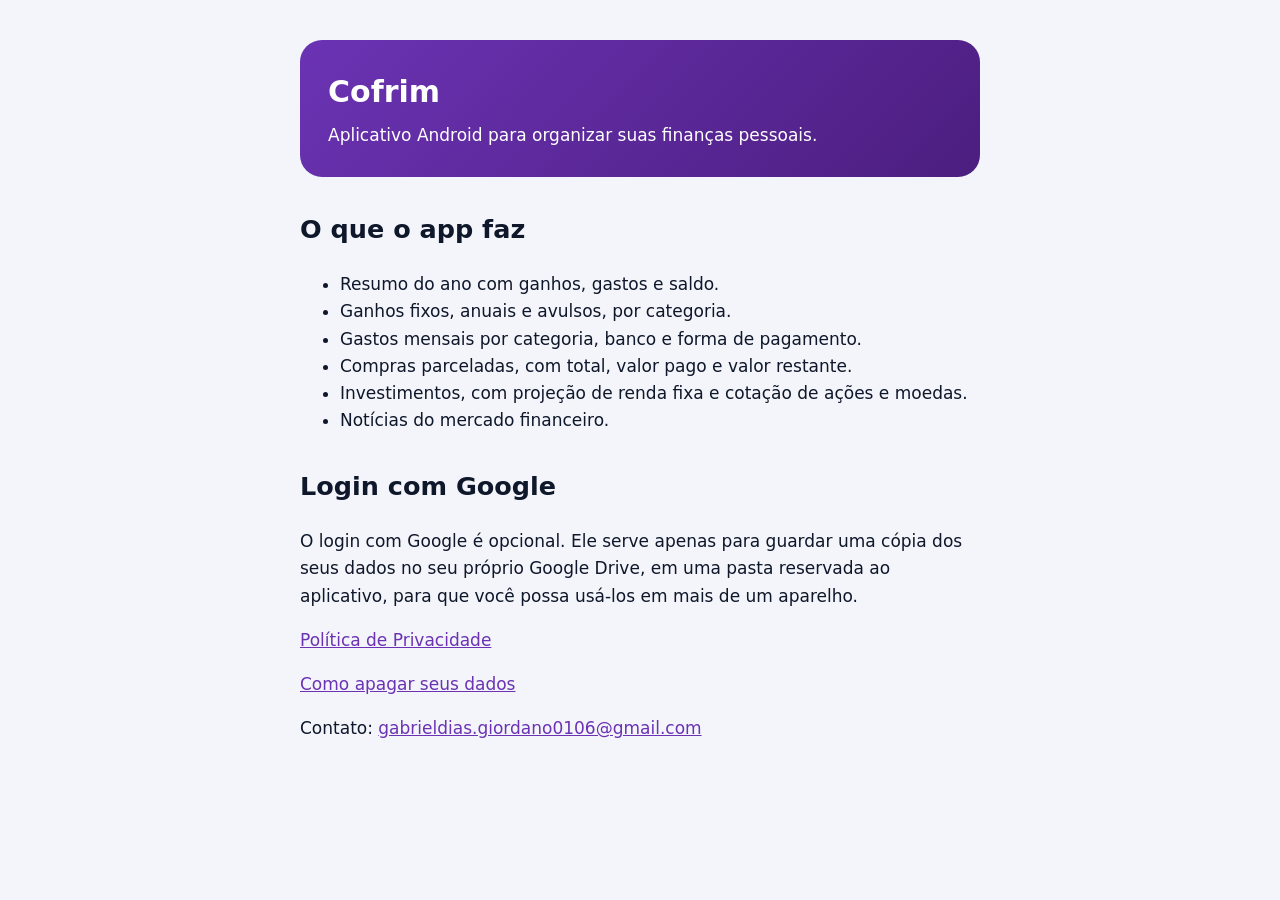
<file: index.html>
<!doctype html>
<html lang="pt-BR">
<head>
<meta charset="utf-8">
<meta name="viewport" content="width=device-width, initial-scale=1">
<title>Cofrim</title>
<style>
  body{margin:0;font:17px/1.6 system-ui,-apple-system,"Segoe UI",Roboto,sans-serif;color:#0f172a;background:#f3f5fa}
  main{max-width:680px;margin:0 auto;padding:40px 20px}
  .hero{background:linear-gradient(135deg,#6b33b4,#4c1e7f);color:#fff;border-radius:22px;padding:28px}
  h1{margin:0 0 6px;font-size:30px} h2{margin-top:32px}
  a{color:#6b33b4}
</style>
</head>
<body>
<main>
  <div class="hero">
    <h1>Cofrim</h1>
    <div>Aplicativo Android para organizar suas finanças pessoais.</div>
  </div>

  <h2>O que o app faz</h2>
  <ul>
    <li>Resumo do ano com ganhos, gastos e saldo.</li>
    <li>Ganhos fixos, anuais e avulsos, por categoria.</li>
    <li>Gastos mensais por categoria, banco e forma de pagamento.</li>
    <li>Compras parceladas, com total, valor pago e valor restante.</li>
    <li>Investimentos, com projeção de renda fixa e cotação de ações e moedas.</li>
    <li>Notícias do mercado financeiro.</li>
  </ul>

  <h2>Login com Google</h2>
  <p>O login com Google é opcional. Ele serve apenas para guardar uma cópia dos seus dados no seu próprio
    Google Drive, em uma pasta reservada ao aplicativo, para que você possa usá-los em mais de um aparelho.</p>

  <p><a href="privacidade.html">Política de Privacidade</a></p>
  <p><a href="excluir-dados.html">Como apagar seus dados</a></p>
  <p>Contato: <a href="mailto:gabrieldias.giordano0106@gmail.com">gabrieldias.giordano0106@gmail.com</a></p>
</main>
</body>
</html>
</file>
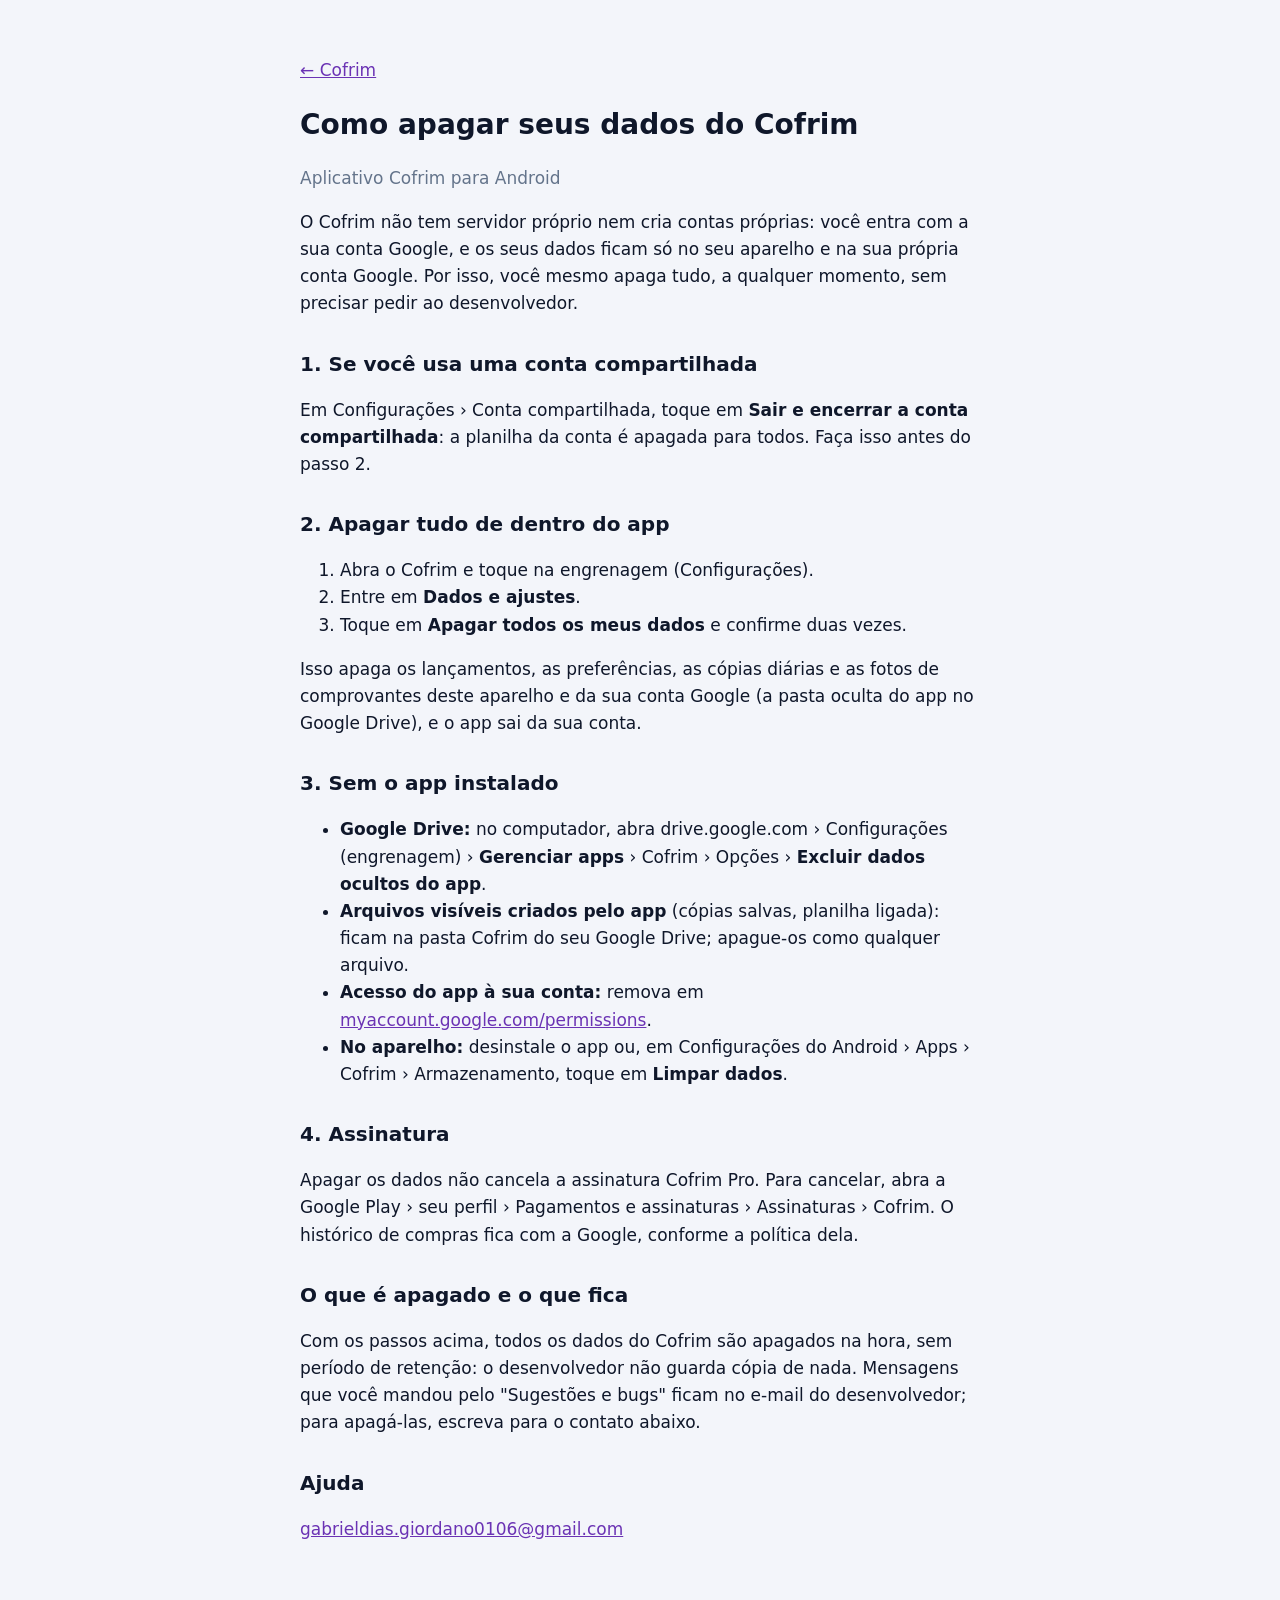
<file: excluir-dados.html>
<!doctype html>
<html lang="pt-BR">
<head>
<meta charset="utf-8">
<meta name="viewport" content="width=device-width, initial-scale=1">
<title>Apagar seus dados — Cofrim</title>
<style>
  body{margin:0;font:17px/1.6 system-ui,-apple-system,"Segoe UI",Roboto,sans-serif;color:#0f172a;background:#f3f5fa}
  main{max-width:680px;margin:0 auto;padding:40px 20px}
  h1{font-size:28px;margin-bottom:4px} h2{margin-top:30px;font-size:20px}
  a{color:#6b33b4} .muted{color:#64748b}
</style>
</head>
<body>
<main>
  <p><a href="index.html">← Cofrim</a></p>
  <h1>Como apagar seus dados do Cofrim</h1>
  <p class="muted">Aplicativo Cofrim para Android</p>

  <p>O Cofrim não tem servidor próprio nem cria contas próprias: você entra com a sua conta Google, e os seus dados
    ficam só no seu aparelho e na sua própria conta Google. Por isso, você mesmo apaga tudo, a qualquer momento, sem
    precisar pedir ao desenvolvedor.</p>

  <h2>1. Se você usa uma conta compartilhada</h2>
  <p>Em Configurações › Conta compartilhada, toque em <strong>Sair e encerrar a conta compartilhada</strong>: a planilha
    da conta é apagada para todos. Faça isso antes do passo 2.</p>

  <h2>2. Apagar tudo de dentro do app</h2>
  <ol>
    <li>Abra o Cofrim e toque na engrenagem (Configurações).</li>
    <li>Entre em <strong>Dados e ajustes</strong>.</li>
    <li>Toque em <strong>Apagar todos os meus dados</strong> e confirme duas vezes.</li>
  </ol>
  <p>Isso apaga os lançamentos, as preferências, as cópias diárias e as fotos de comprovantes deste aparelho e da sua
    conta Google (a pasta oculta do app no Google Drive), e o app sai da sua conta.</p>

  <h2>3. Sem o app instalado</h2>
  <ul>
    <li><strong>Google Drive:</strong> no computador, abra drive.google.com › Configurações (engrenagem) ›
      <strong>Gerenciar apps</strong> › Cofrim › Opções › <strong>Excluir dados ocultos do app</strong>.</li>
    <li><strong>Arquivos visíveis criados pelo app</strong> (cópias salvas, planilha ligada): ficam na pasta Cofrim do seu
      Google Drive; apague-os como qualquer arquivo.</li>
    <li><strong>Acesso do app à sua conta:</strong> remova em
      <a href="https://myaccount.google.com/permissions">myaccount.google.com/permissions</a>.</li>
    <li><strong>No aparelho:</strong> desinstale o app ou, em Configurações do Android › Apps › Cofrim ›
      Armazenamento, toque em <strong>Limpar dados</strong>.</li>
  </ul>

  <h2>4. Assinatura</h2>
  <p>Apagar os dados não cancela a assinatura Cofrim Pro. Para cancelar, abra a Google Play › seu perfil ›
    Pagamentos e assinaturas › Assinaturas › Cofrim. O histórico de compras fica com a Google, conforme a política dela.</p>

  <h2>O que é apagado e o que fica</h2>
  <p>Com os passos acima, todos os dados do Cofrim são apagados na hora, sem período de retenção: o desenvolvedor não
    guarda cópia de nada. Mensagens que você mandou pelo "Sugestões e bugs" ficam no e-mail do desenvolvedor; para
    apagá-las, escreva para o contato abaixo.</p>

  <h2>Ajuda</h2>
  <p><a href="mailto:gabrieldias.giordano0106@gmail.com">gabrieldias.giordano0106@gmail.com</a></p>
</main>
</body>
</html>
</file>
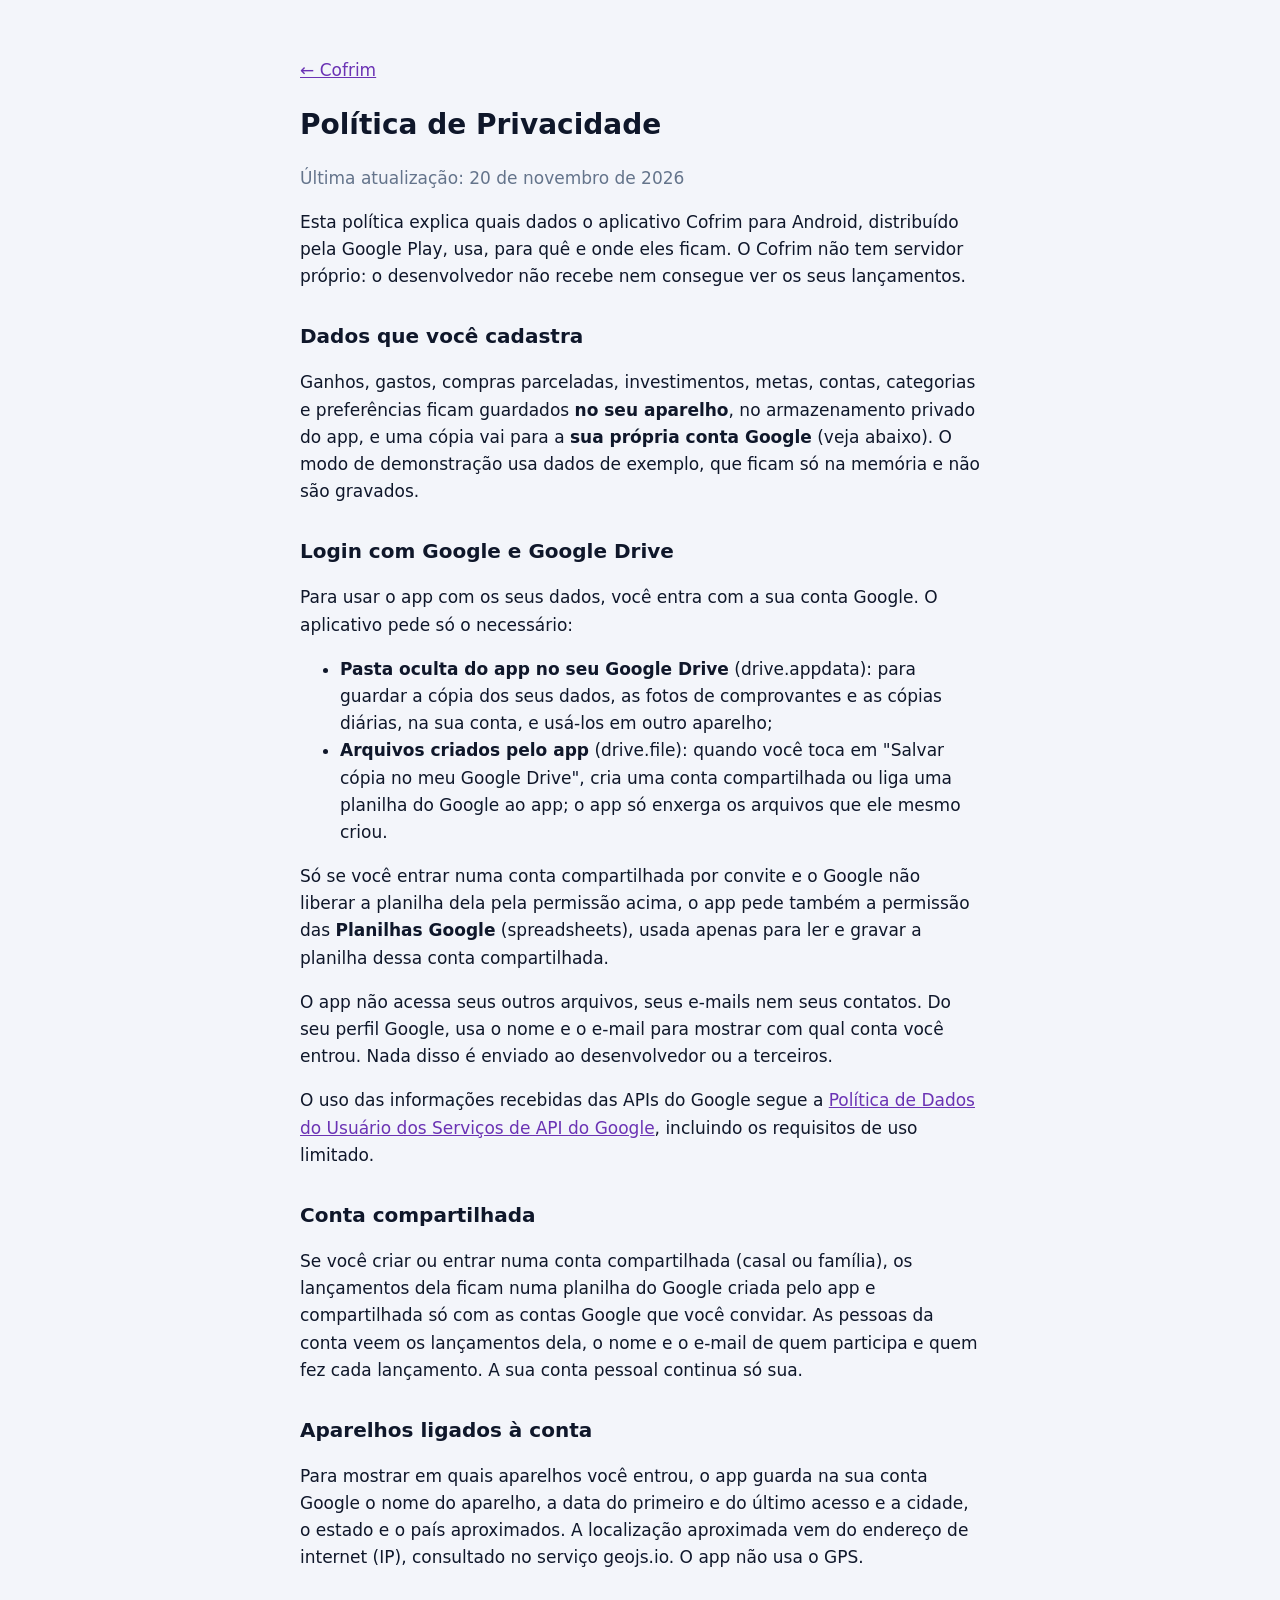
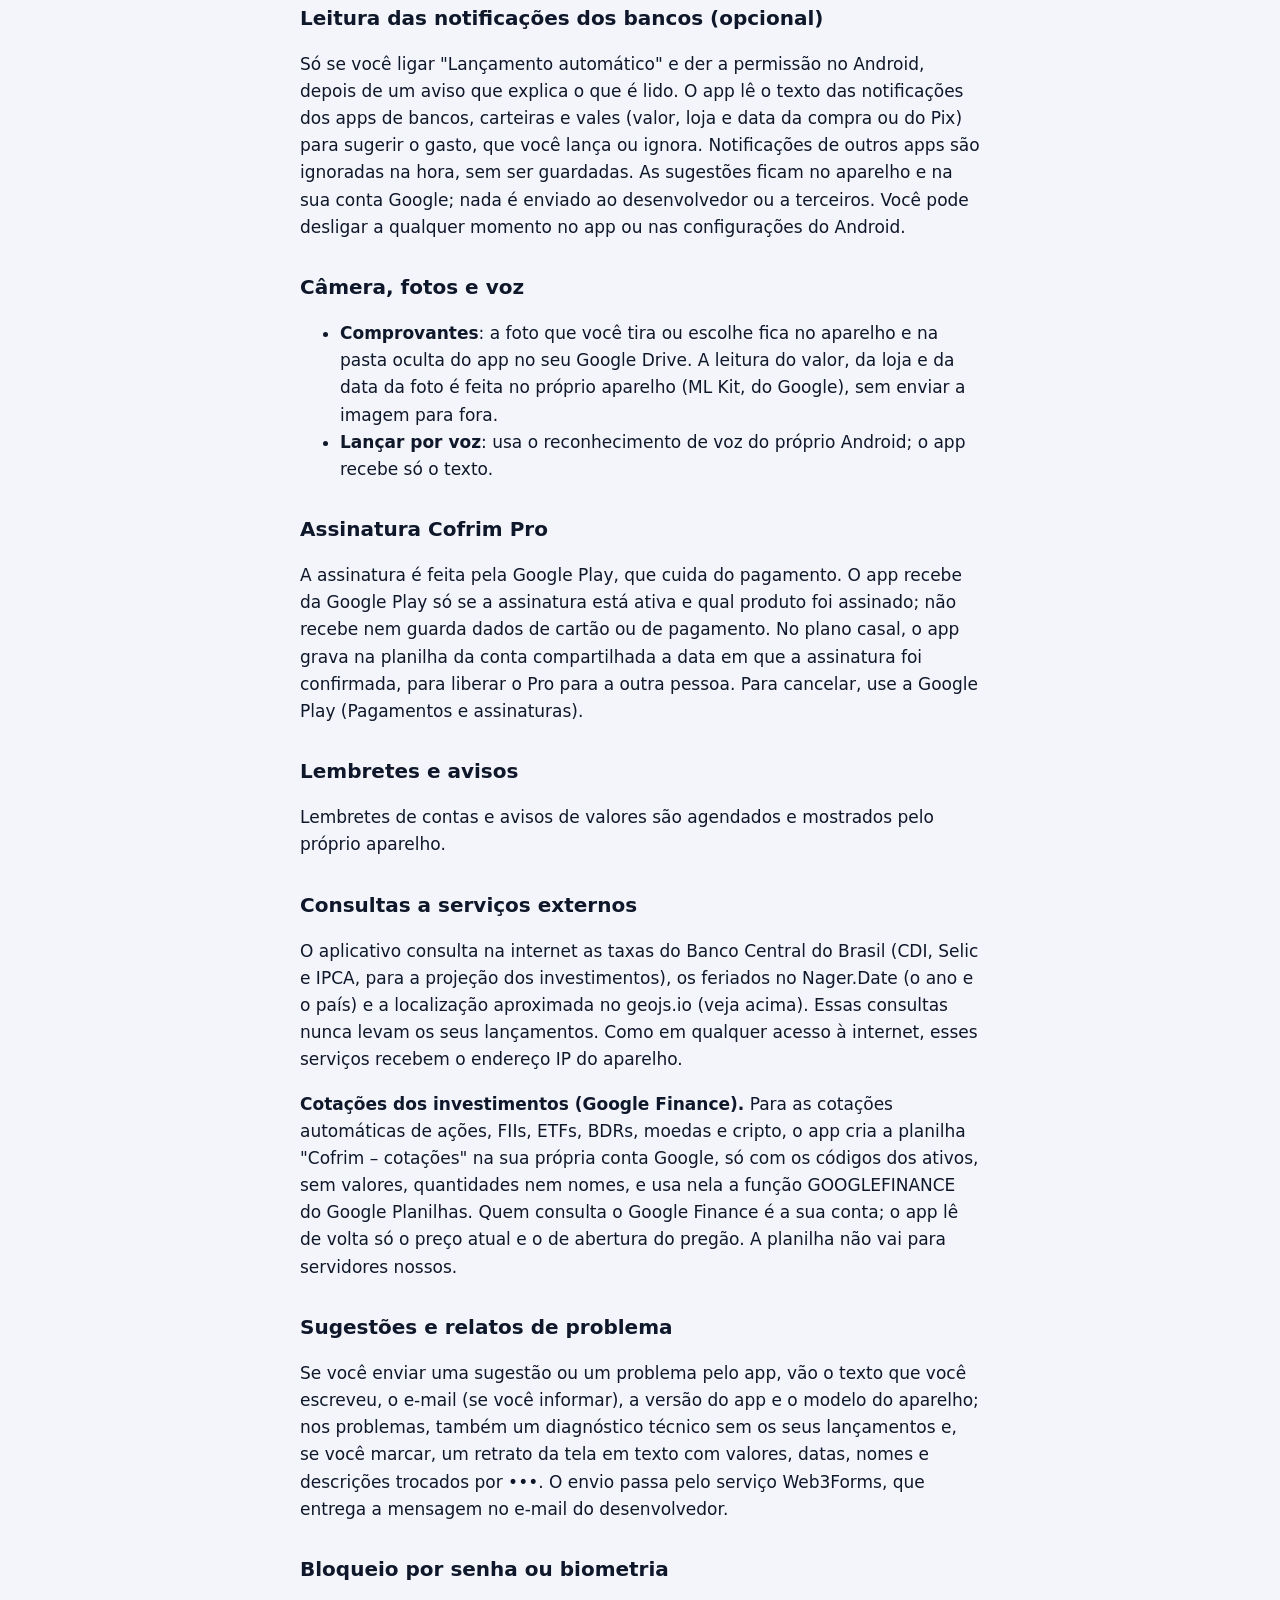
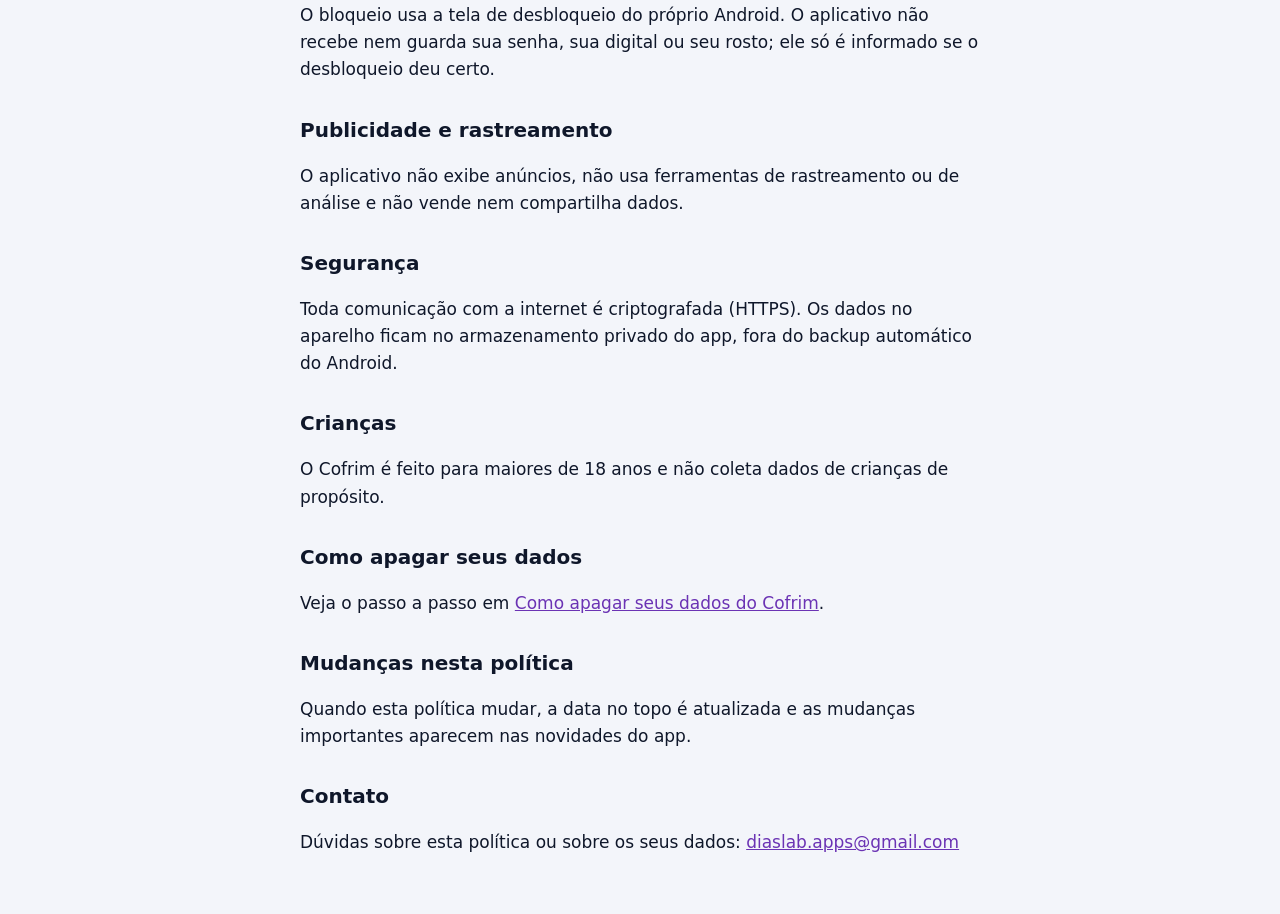
<file: privacidade.html>
<!doctype html>
<html lang="pt-BR">
<head>
<meta charset="utf-8">
<meta name="viewport" content="width=device-width, initial-scale=1">
<title>Política de Privacidade — Cofrim</title>
<style>
  body{margin:0;font:17px/1.6 system-ui,-apple-system,"Segoe UI",Roboto,sans-serif;color:#0f172a;background:#f3f5fa}
  main{max-width:680px;margin:0 auto;padding:40px 20px}
  h1{font-size:28px;margin-bottom:4px} h2{margin-top:30px;font-size:20px}
  a{color:#6b33b4} .muted{color:#64748b}
</style>
</head>
<body>
<main>
  <p><a href="https://cofrim.github.io/">← Cofrim</a></p>
  <h1>Política de Privacidade</h1>
  <p class="muted">Última atualização: 20 de novembro de 2026</p>

  <p>Esta política explica quais dados o aplicativo Cofrim para Android, distribuído pela Google Play, usa, para quê e
    onde eles ficam. O Cofrim não tem servidor próprio: o desenvolvedor não recebe nem consegue ver os seus lançamentos.</p>

  <h2>Dados que você cadastra</h2>
  <p>Ganhos, gastos, compras parceladas, investimentos, metas, contas, categorias e preferências ficam guardados
    <strong>no seu aparelho</strong>, no armazenamento privado do app, e uma cópia vai para a <strong>sua própria
    conta Google</strong> (veja abaixo). O modo de demonstração usa dados de exemplo, que ficam só na memória e não
    são gravados.</p>

  <h2>Login com Google e Google Drive</h2>
  <p>Para usar o app com os seus dados, você entra com a sua conta Google. O aplicativo pede só o necessário:</p>
  <ul>
    <li><strong>Pasta oculta do app no seu Google Drive</strong> (drive.appdata): para guardar a cópia dos seus dados,
      as fotos de comprovantes e as cópias diárias, na sua conta, e usá-los em outro aparelho;</li>
    <li><strong>Arquivos criados pelo app</strong> (drive.file): quando você toca em "Salvar cópia no meu Google
      Drive", cria uma conta compartilhada ou liga uma planilha do Google ao app; o app só enxerga os arquivos que ele
      mesmo criou.</li>
  </ul>
  <p>Só se você entrar numa conta compartilhada por convite e o Google não liberar a planilha dela pela permissão
    acima, o app pede também a permissão das <strong>Planilhas Google</strong> (spreadsheets), usada apenas para ler
    e gravar a planilha dessa conta compartilhada.</p>
  <p>O app não acessa seus outros arquivos, seus e-mails nem seus contatos. Do seu perfil Google, usa o nome e o e-mail
    para mostrar com qual conta você entrou. Nada disso é enviado ao desenvolvedor ou a terceiros.</p>
  <p>O uso das informações recebidas das APIs do Google segue a
    <a href="https://developers.google.com/terms/api-services-user-data-policy">Política de Dados do Usuário dos
    Serviços de API do Google</a>, incluindo os requisitos de uso limitado.</p>

  <h2>Conta compartilhada</h2>
  <p>Se você criar ou entrar numa conta compartilhada (casal ou família), os lançamentos dela ficam numa planilha do
    Google criada pelo app e compartilhada só com as contas Google que você convidar. As pessoas da conta veem os
    lançamentos dela, o nome e o e-mail de quem participa e quem fez cada lançamento. A sua conta pessoal continua só sua.</p>

  <h2>Aparelhos ligados à conta</h2>
  <p>Para mostrar em quais aparelhos você entrou, o app guarda na sua conta Google o nome do aparelho, a data do
    primeiro e do último acesso e a cidade, o estado e o país aproximados. A localização aproximada vem do endereço de
    internet (IP), consultado no serviço geojs.io. O app não usa o GPS.</p>

  <h2>Leitura das notificações dos bancos (opcional)</h2>
  <p>Só se você ligar "Lançamento automático" e der a permissão no Android, depois de um aviso que explica o que é lido.
    O app lê o texto das notificações dos apps de bancos, carteiras e vales (valor, loja e data da compra ou do Pix)
    para sugerir o gasto, que você lança ou ignora. Notificações de outros apps são ignoradas na hora, sem ser
    guardadas. As sugestões ficam no aparelho e na sua conta Google; nada é enviado ao desenvolvedor ou a terceiros.
    Você pode desligar a qualquer momento no app ou nas configurações do Android.</p>

  <h2>Câmera, fotos e voz</h2>
  <ul>
    <li><strong>Comprovantes</strong>: a foto que você tira ou escolhe fica no aparelho e na pasta oculta do app no
      seu Google Drive. A leitura do valor, da loja e da data da foto é feita no próprio aparelho (ML Kit, do Google),
      sem enviar a imagem para fora.</li>
    <li><strong>Lançar por voz</strong>: usa o reconhecimento de voz do próprio Android; o app recebe só o texto.</li>
  </ul>

  <h2>Assinatura Cofrim Pro</h2>
  <p>A assinatura é feita pela Google Play, que cuida do pagamento. O app recebe da Google Play só se a assinatura
    está ativa e qual produto foi assinado; não recebe nem guarda dados de cartão ou de pagamento. No plano casal, o
    app grava na planilha da conta compartilhada a data em que a assinatura foi confirmada, para liberar o Pro para a
    outra pessoa. Para cancelar, use a Google Play (Pagamentos e assinaturas).</p>

  <h2>Lembretes e avisos</h2>
  <p>Lembretes de contas e avisos de valores são agendados e mostrados pelo próprio aparelho.</p>

  <h2>Consultas a serviços externos</h2>
  <p>O aplicativo consulta na internet as taxas do Banco Central do Brasil (CDI, Selic e IPCA, para a projeção dos
    investimentos), os feriados no Nager.Date (o ano e o país) e a localização aproximada no geojs.io (veja acima).
    Essas consultas nunca levam os seus lançamentos. Como em qualquer acesso à internet, esses serviços recebem o
    endereço IP do aparelho.</p>
  <p><strong>Cotações dos investimentos (Google Finance).</strong> Para as cotações automáticas de ações, FIIs, ETFs,
    BDRs, moedas e cripto, o app cria a planilha "Cofrim – cotações" na sua própria conta Google, só com os códigos dos
    ativos, sem valores, quantidades nem nomes, e usa nela a função GOOGLEFINANCE do Google Planilhas. Quem consulta o
    Google Finance é a sua conta; o app lê de volta só o preço atual e o de abertura do pregão. A planilha não vai para
    servidores nossos.</p>

  <h2>Sugestões e relatos de problema</h2>
  <p>Se você enviar uma sugestão ou um problema pelo app, vão o texto que você escreveu, o e-mail (se você informar),
    a versão do app e o modelo do aparelho; nos problemas, também um diagnóstico técnico sem os seus lançamentos e,
    se você marcar, um retrato da tela em texto com valores, datas, nomes e descrições trocados por •••. O envio passa
    pelo serviço Web3Forms, que entrega a mensagem no e-mail do desenvolvedor.</p>

  <h2>Bloqueio por senha ou biometria</h2>
  <p>O bloqueio usa a tela de desbloqueio do próprio Android. O aplicativo não recebe nem guarda sua senha,
    sua digital ou seu rosto; ele só é informado se o desbloqueio deu certo.</p>

  <h2>Publicidade e rastreamento</h2>
  <p>O aplicativo não exibe anúncios, não usa ferramentas de rastreamento ou de análise e não vende nem compartilha dados.</p>

  <h2>Segurança</h2>
  <p>Toda comunicação com a internet é criptografada (HTTPS). Os dados no aparelho ficam no armazenamento privado do
    app, fora do backup automático do Android.</p>

  <h2>Crianças</h2>
  <p>O Cofrim é feito para maiores de 18 anos e não coleta dados de crianças de propósito.</p>

  <h2>Como apagar seus dados</h2>
  <p>Veja o passo a passo em <a href="excluir-dados.html">Como apagar seus dados do Cofrim</a>.</p>

  <h2>Mudanças nesta política</h2>
  <p>Quando esta política mudar, a data no topo é atualizada e as mudanças importantes aparecem nas novidades do app.</p>

  <h2>Contato</h2>
  <p>Dúvidas sobre esta política ou sobre os seus dados:
    <a href="mailto:diaslab.apps@gmail.com">diaslab.apps@gmail.com</a></p>
</main>
</body>
</html>
</file>
